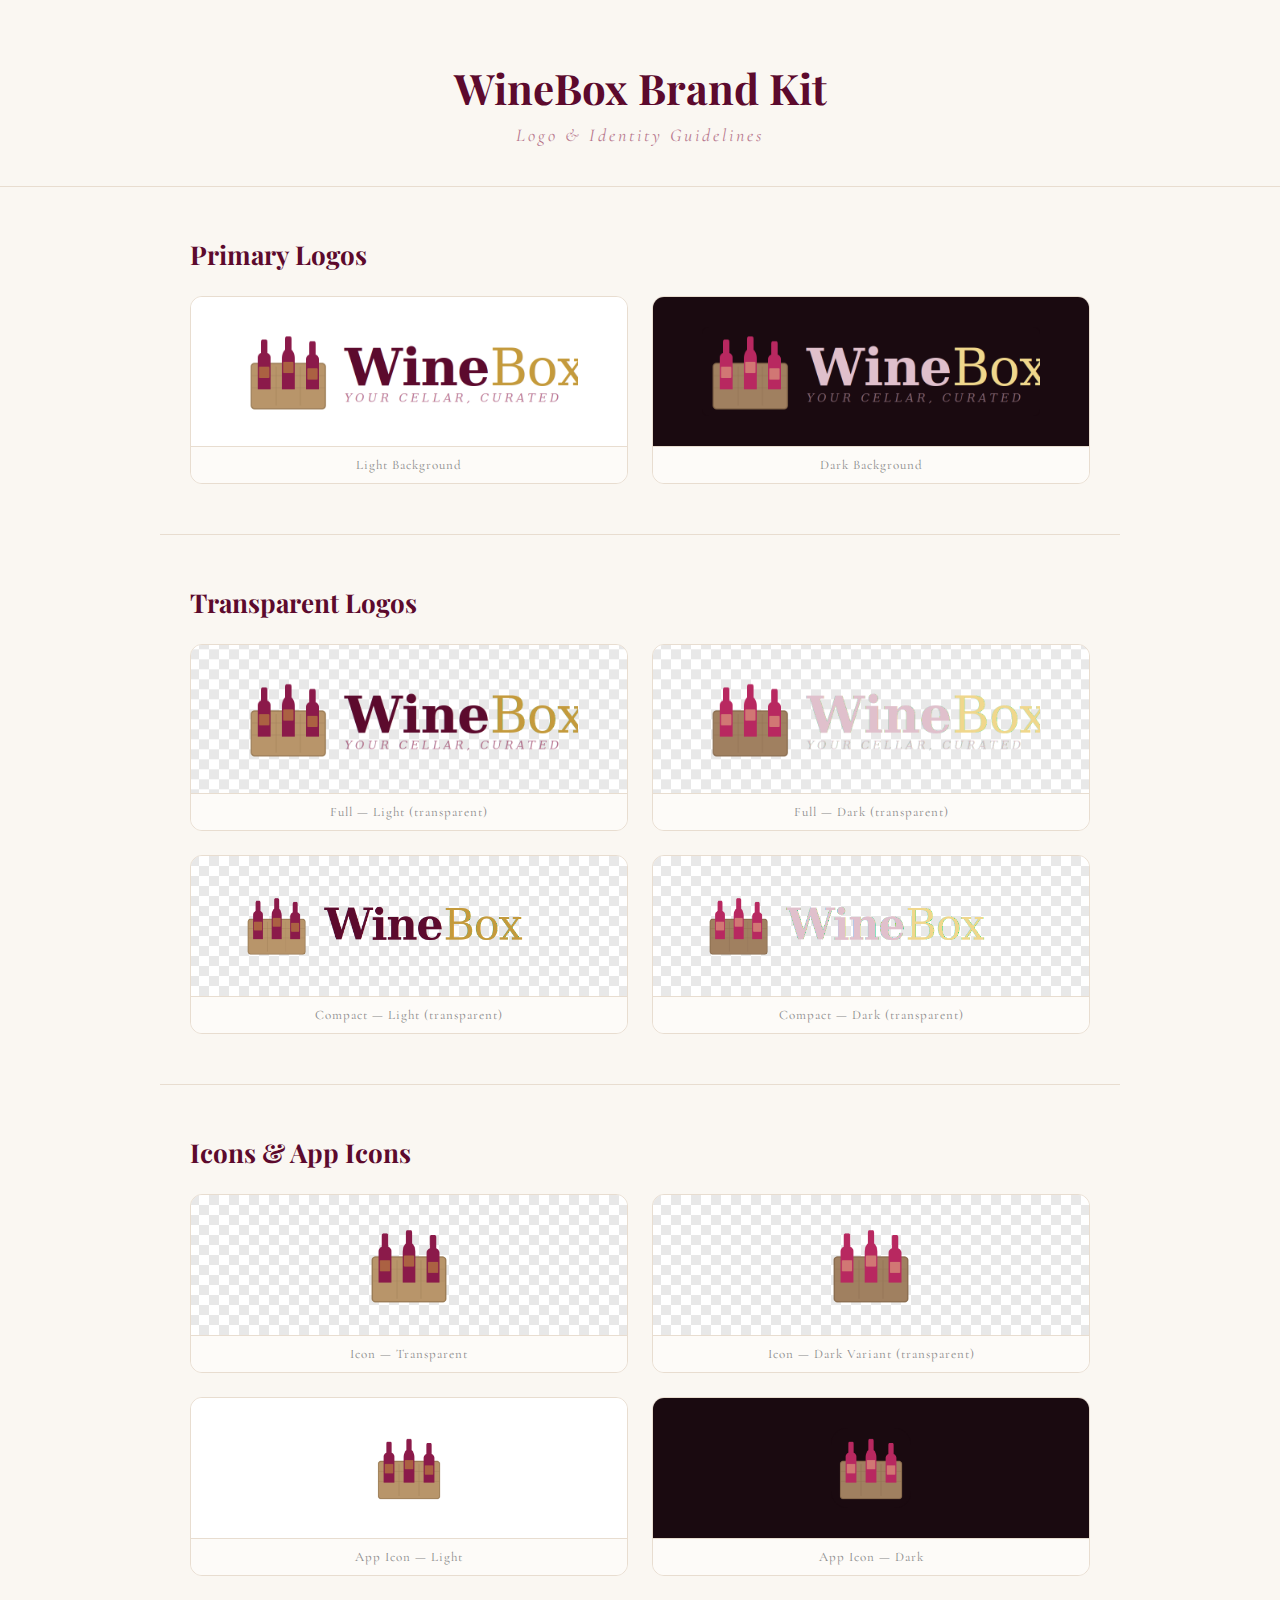
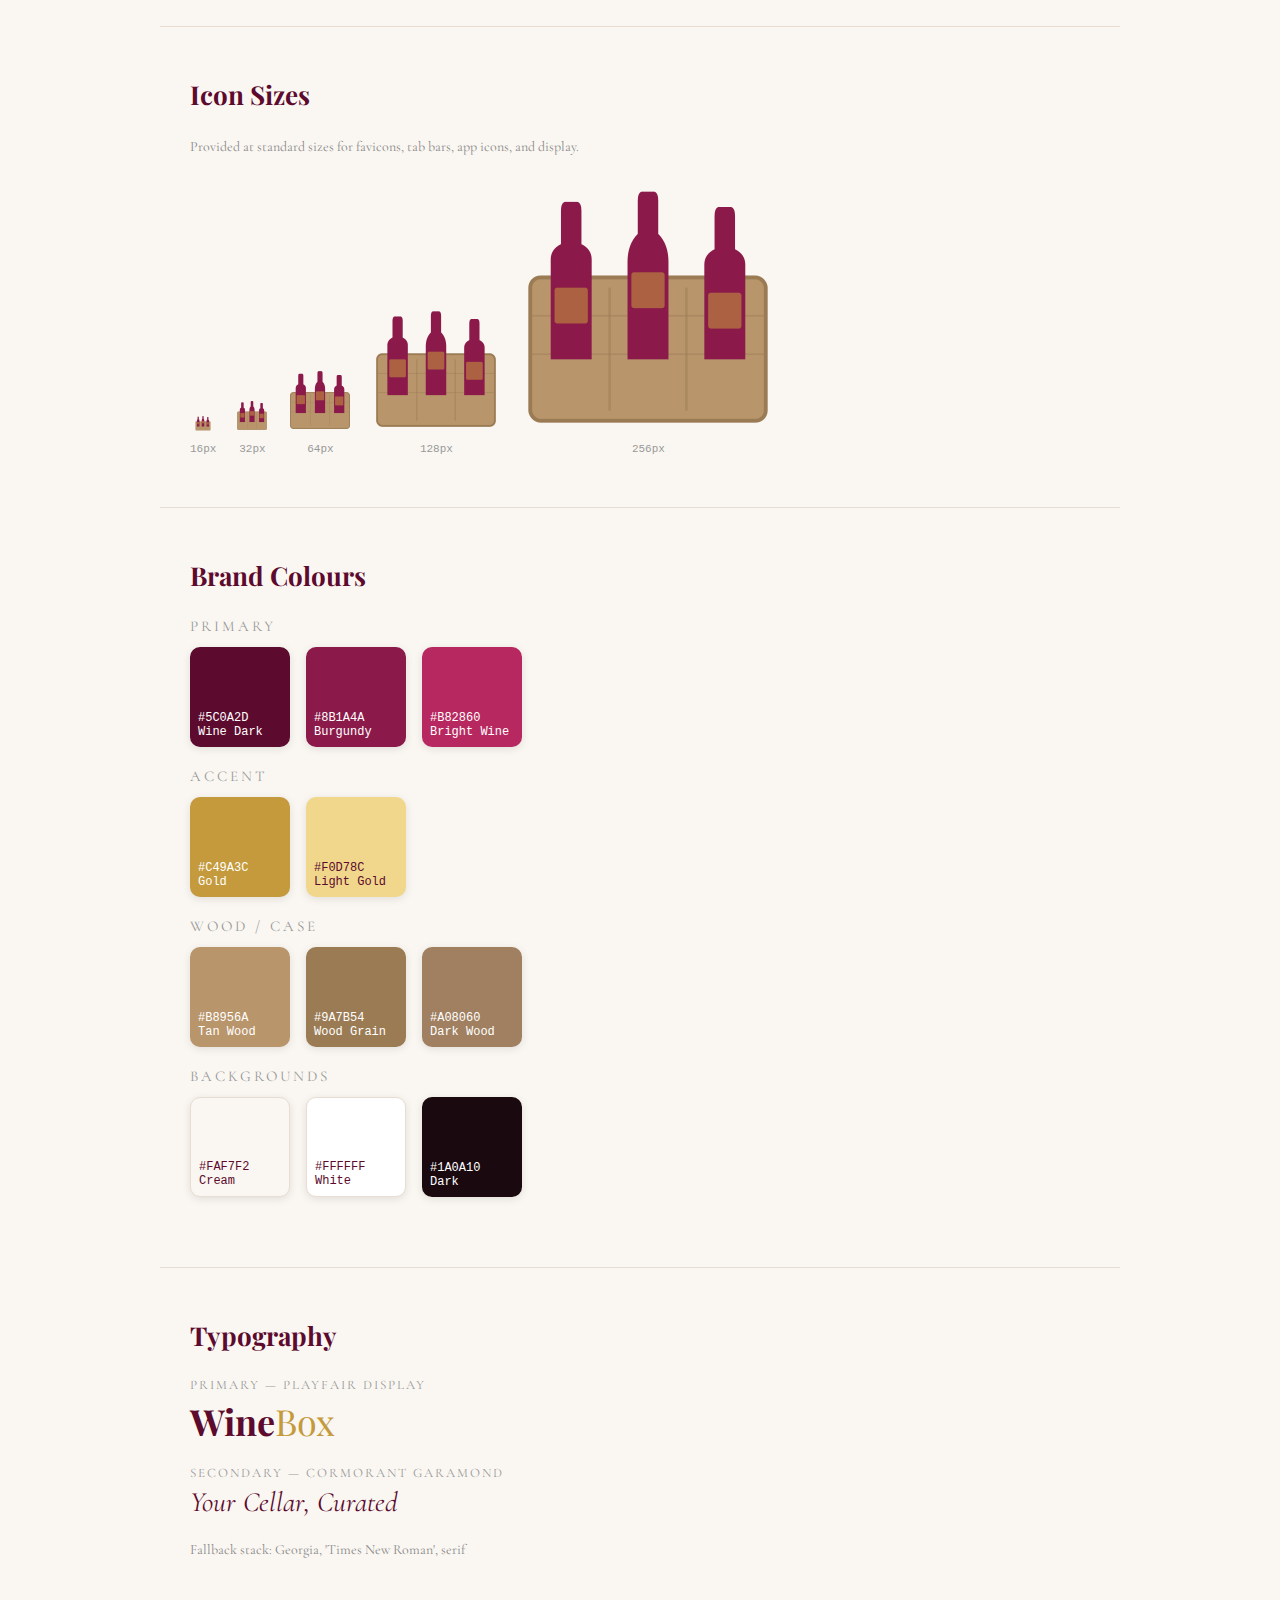
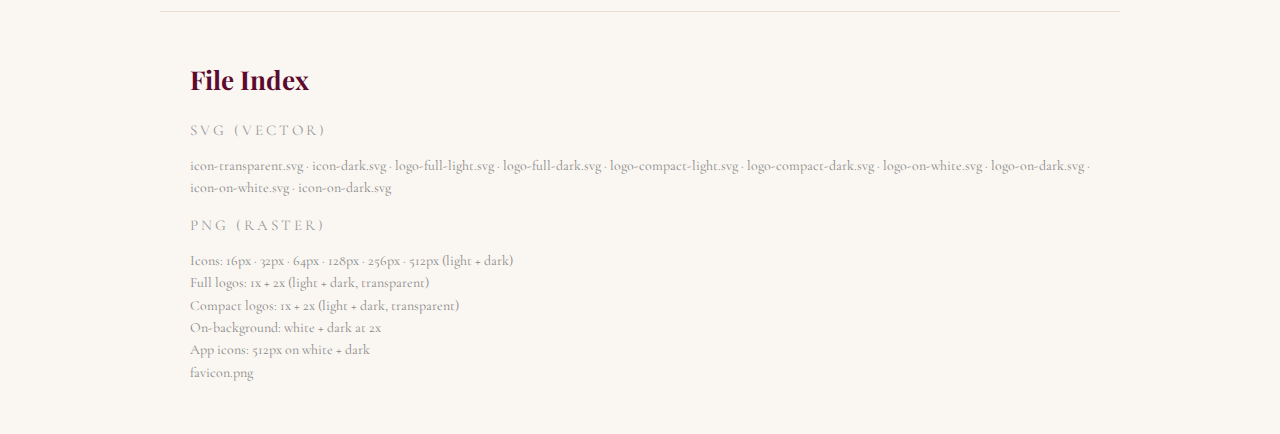
<file: logos/brand-guide.html>
<!DOCTYPE html>
<html lang="en">
<head>
<meta charset="UTF-8">
<meta name="viewport" content="width=device-width, initial-scale=1.0">
<title>WineBox Brand Kit</title>
<link href="https://fonts.googleapis.com/css2?family=Playfair+Display:wght@400;700&family=Cormorant+Garamond:ital,wght@0,300;0,400;1,300;1,400&display=swap" rel="stylesheet">
<style>
  * { margin: 0; padding: 0; box-sizing: border-box; }
  body { font-family: 'Cormorant Garamond', Georgia, serif; color: #2A1520; background: #FAF7F2; }

  .header {
    text-align: center; padding: 60px 40px 40px;
    border-bottom: 1px solid #E8DDD0;
  }
  .header h1 { font-family: 'Playfair Display', serif; font-size: 42px; font-weight: 700; color: #5C0A2D; }
  .header p { font-size: 18px; color: #8B1A4A; opacity: 0.6; margin-top: 8px; letter-spacing: 3px; font-style: italic; }

  section { max-width: 960px; margin: 0 auto; padding: 50px 30px; }
  section + section { border-top: 1px solid #E8DDD0; }
  h2 { font-family: 'Playfair Display', serif; font-size: 26px; font-weight: 700; color: #5C0A2D; margin-bottom: 24px; }
  h3 { font-size: 15px; letter-spacing: 3px; text-transform: uppercase; color: #999; margin-bottom: 12px; font-weight: 400; }

  .grid { display: grid; grid-template-columns: 1fr 1fr; gap: 24px; }
  .grid-3 { display: grid; grid-template-columns: 1fr 1fr 1fr; gap: 20px; }

  .card {
    border: 1px solid #E8DDD0; border-radius: 12px; overflow: hidden;
    display: flex; flex-direction: column; align-items: center;
  }
  .card-preview { width: 100%; display: flex; align-items: center; justify-content: center; padding: 30px; min-height: 140px; }
  .card-preview.light { background: #fff; }
  .card-preview.dark { background: #1A0A10; }
  .card-preview.transparent { background: repeating-conic-gradient(#e8e8e8 0% 25%, #fff 0% 50%) 50%/20px 20px; }
  .card-label { padding: 10px 16px; font-size: 13px; color: #888; width: 100%; text-align: center; border-top: 1px solid #E8DDD0; background: #FDFBF8; letter-spacing: 1px; }
  .card-preview img { max-width: 90%; max-height: 100px; object-fit: contain; }
  .card-preview.icon img { max-height: 80px; }

  /* Colors section */
  .swatch-row { display: flex; gap: 16px; flex-wrap: wrap; margin-bottom: 20px; }
  .swatch {
    width: 100px; height: 100px; border-radius: 10px; display: flex; align-items: flex-end;
    padding: 8px; font-size: 12px; color: white; font-family: monospace;
    box-shadow: 0 2px 8px rgba(0,0,0,0.1);
  }

  /* Typography section */
  .type-sample { margin-bottom: 20px; }
  .type-sample .name { font-size: 13px; color: #999; letter-spacing: 2px; text-transform: uppercase; margin-bottom: 4px; }
  .type-playfair { font-family: 'Playfair Display', serif; font-size: 36px; color: #5C0A2D; }
  .type-cormorant { font-family: 'Cormorant Garamond', serif; font-size: 28px; color: #5C0A2D; font-style: italic; }

  /* Sizes section */
  .sizes-row { display: flex; align-items: end; gap: 20px; flex-wrap: wrap; margin-top: 16px; }
  .size-item { text-align: center; }
  .size-item img { display: block; margin: 0 auto 6px; }
  .size-item span { font-size: 11px; color: #999; font-family: monospace; }

  .note { font-size: 14px; color: #888; margin-top: 16px; line-height: 1.6; }
</style>
</head>
<body>

<div class="header">
  <h1>WineBox Brand Kit</h1>
  <p>Logo &amp; Identity Guidelines</p>
</div>

<!-- PRIMARY LOGOS -->
<section>
  <h2>Primary Logos</h2>
  <div class="grid">
    <div class="card">
      <div class="card-preview light"><img src="logo-on-white-2x.png" alt="Logo on white"></div>
      <div class="card-label">Light Background</div>
    </div>
    <div class="card">
      <div class="card-preview dark"><img src="logo-on-dark-2x.png" alt="Logo on dark"></div>
      <div class="card-label">Dark Background</div>
    </div>
  </div>
</section>

<!-- TRANSPARENT LOGOS -->
<section>
  <h2>Transparent Logos</h2>
  <div class="grid">
    <div class="card">
      <div class="card-preview transparent"><img src="logo-full-light-2x.png" alt="Full logo light transparent"></div>
      <div class="card-label">Full — Light (transparent)</div>
    </div>
    <div class="card">
      <div class="card-preview transparent"><img src="logo-full-dark-2x.png" alt="Full logo dark transparent"></div>
      <div class="card-label">Full — Dark (transparent)</div>
    </div>
    <div class="card">
      <div class="card-preview transparent"><img src="logo-compact-light-2x.png" alt="Compact light transparent"></div>
      <div class="card-label">Compact — Light (transparent)</div>
    </div>
    <div class="card">
      <div class="card-preview transparent"><img src="logo-compact-dark-2x.png" alt="Compact dark transparent"></div>
      <div class="card-label">Compact — Dark (transparent)</div>
    </div>
  </div>
</section>

<!-- ICON / APP ICON -->
<section>
  <h2>Icons &amp; App Icons</h2>
  <div class="grid">
    <div class="card">
      <div class="card-preview transparent icon"><img src="icon-512.png" alt="Icon transparent"></div>
      <div class="card-label">Icon — Transparent</div>
    </div>
    <div class="card">
      <div class="card-preview transparent icon"><img src="icon-dark-512.png" alt="Icon dark transparent"></div>
      <div class="card-label">Icon — Dark Variant (transparent)</div>
    </div>
    <div class="card">
      <div class="card-preview light icon"><img src="icon-on-white-512.png" alt="App icon white"></div>
      <div class="card-label">App Icon — Light</div>
    </div>
    <div class="card">
      <div class="card-preview dark icon"><img src="icon-on-dark-512.png" alt="App icon dark"></div>
      <div class="card-label">App Icon — Dark</div>
    </div>
  </div>
</section>

<!-- ICON SIZES -->
<section>
  <h2>Icon Sizes</h2>
  <p class="note">Provided at standard sizes for favicons, tab bars, app icons, and display.</p>
  <div class="sizes-row">
    <div class="size-item"><img src="icon-16.png" width="16" height="16" alt="16px"><span>16px</span></div>
    <div class="size-item"><img src="icon-32.png" width="32" height="32" alt="32px"><span>32px</span></div>
    <div class="size-item"><img src="icon-64.png" width="64" height="64" alt="64px"><span>64px</span></div>
    <div class="size-item"><img src="icon-128.png" width="128" height="128" alt="128px"><span>128px</span></div>
    <div class="size-item"><img src="icon-256.png" width="256" height="256" alt="256px"><span>256px</span></div>
  </div>
</section>

<!-- COLORS -->
<section>
  <h2>Brand Colours</h2>
  <h3>Primary</h3>
  <div class="swatch-row">
    <div class="swatch" style="background:#5C0A2D;">#5C0A2D<br>Wine Dark</div>
    <div class="swatch" style="background:#8B1A4A;">#8B1A4A<br>Burgundy</div>
    <div class="swatch" style="background:#B82860;">#B82860<br>Bright Wine</div>
  </div>
  <h3>Accent</h3>
  <div class="swatch-row">
    <div class="swatch" style="background:#C49A3C;">#C49A3C<br>Gold</div>
    <div class="swatch" style="background:#F0D78C; color:#5C0A2D;">#F0D78C<br>Light Gold</div>
  </div>
  <h3>Wood / Case</h3>
  <div class="swatch-row">
    <div class="swatch" style="background:#B8956A;">#B8956A<br>Tan Wood</div>
    <div class="swatch" style="background:#9A7B54;">#9A7B54<br>Wood Grain</div>
    <div class="swatch" style="background:#A08060;">#A08060<br>Dark Wood</div>
  </div>
  <h3>Backgrounds</h3>
  <div class="swatch-row">
    <div class="swatch" style="background:#FAF7F2; color:#5C0A2D; border:1px solid #E8DDD0;">#FAF7F2<br>Cream</div>
    <div class="swatch" style="background:#FFFFFF; color:#5C0A2D; border:1px solid #E8DDD0;">#FFFFFF<br>White</div>
    <div class="swatch" style="background:#1A0A10;">#1A0A10<br>Dark</div>
  </div>
</section>

<!-- TYPOGRAPHY -->
<section>
  <h2>Typography</h2>
  <div class="type-sample">
    <div class="name">Primary — Playfair Display</div>
    <div class="type-playfair"><span style="font-weight:700">Wine</span><span style="font-weight:400; color:#C49A3C">Box</span></div>
  </div>
  <div class="type-sample">
    <div class="name">Secondary — Cormorant Garamond</div>
    <div class="type-cormorant">Your Cellar, Curated</div>
  </div>
  <p class="note">Fallback stack: Georgia, 'Times New Roman', serif</p>
</section>

<!-- FILE INDEX -->
<section>
  <h2>File Index</h2>
  <h3>SVG (Vector)</h3>
  <p class="note">
    icon-transparent.svg · icon-dark.svg · logo-full-light.svg · logo-full-dark.svg · logo-compact-light.svg · logo-compact-dark.svg · logo-on-white.svg · logo-on-dark.svg · icon-on-white.svg · icon-on-dark.svg
  </p>
  <h3 style="margin-top:16px">PNG (Raster)</h3>
  <p class="note">
    Icons: 16px · 32px · 64px · 128px · 256px · 512px (light + dark)<br>
    Full logos: 1x + 2x (light + dark, transparent)<br>
    Compact logos: 1x + 2x (light + dark, transparent)<br>
    On-background: white + dark at 2x<br>
    App icons: 512px on white + dark<br>
    favicon.png
  </p>
</section>

</body>
</html>
</file>
